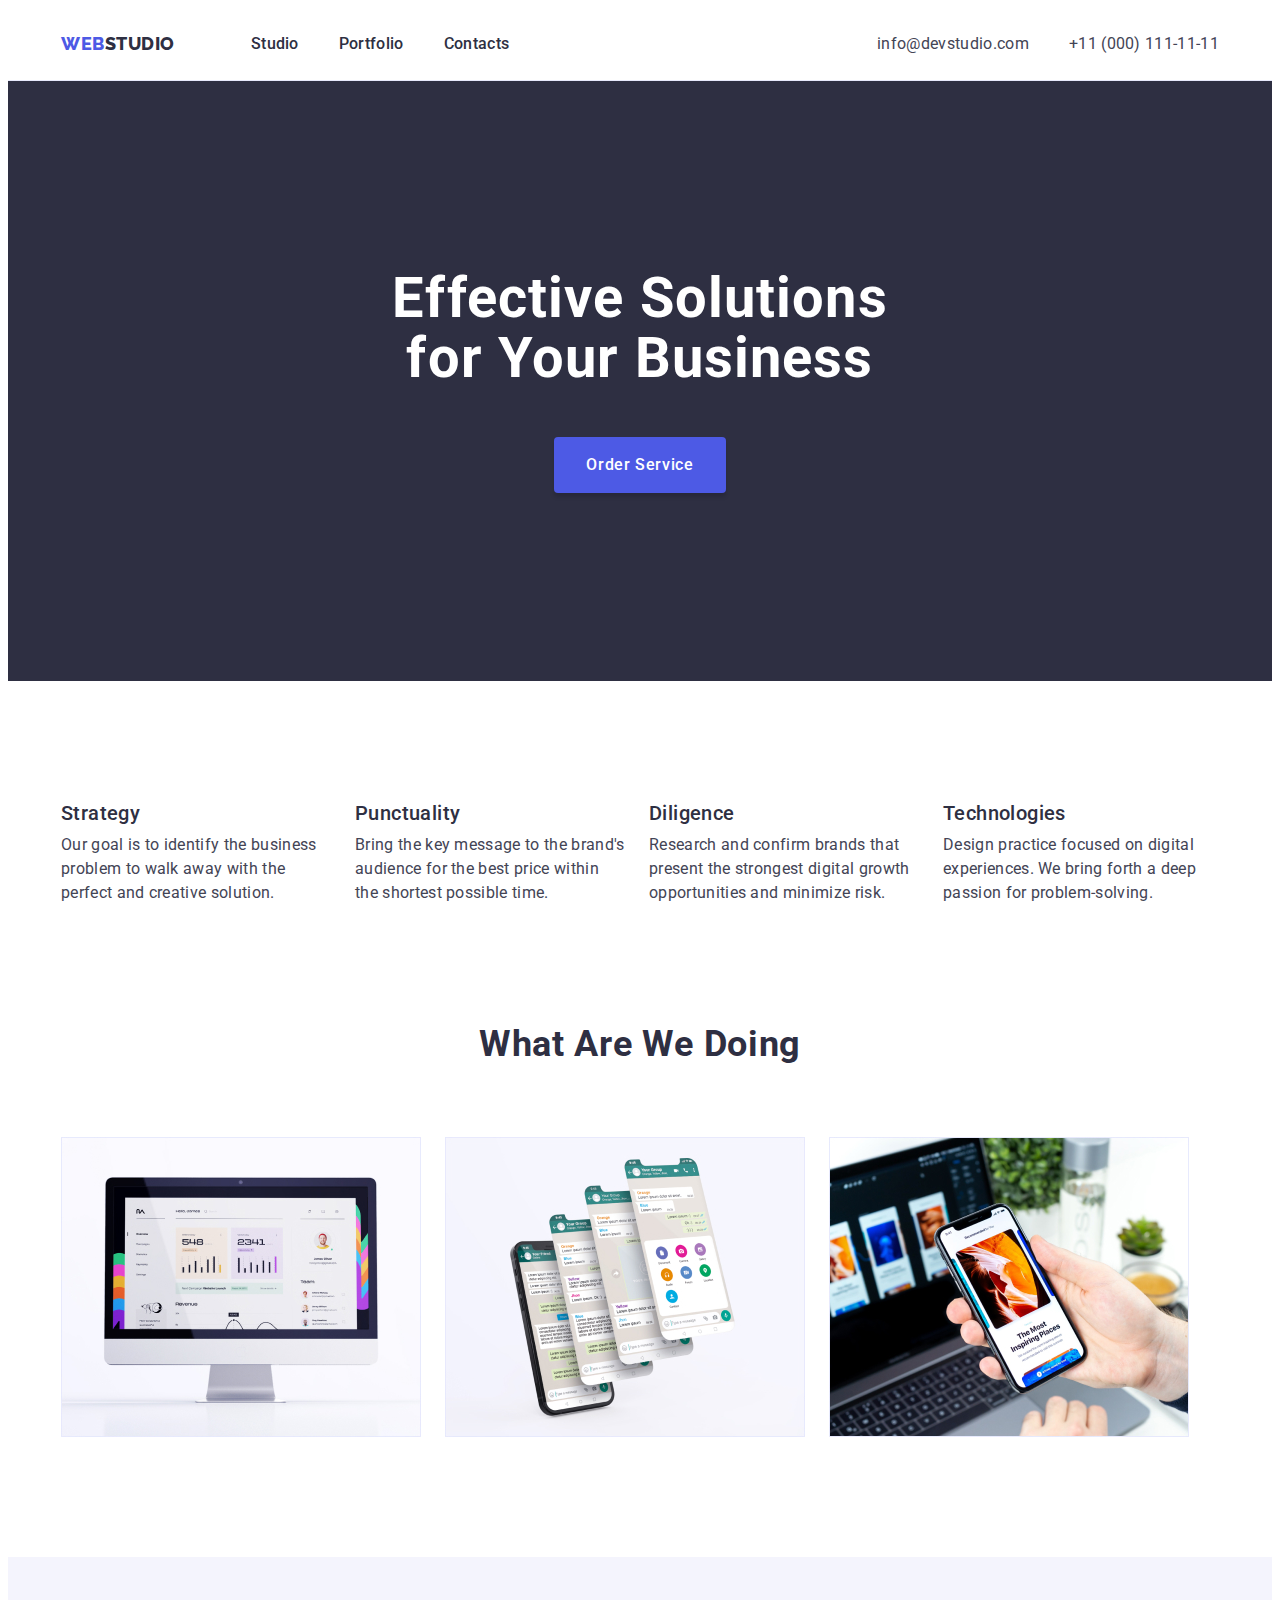
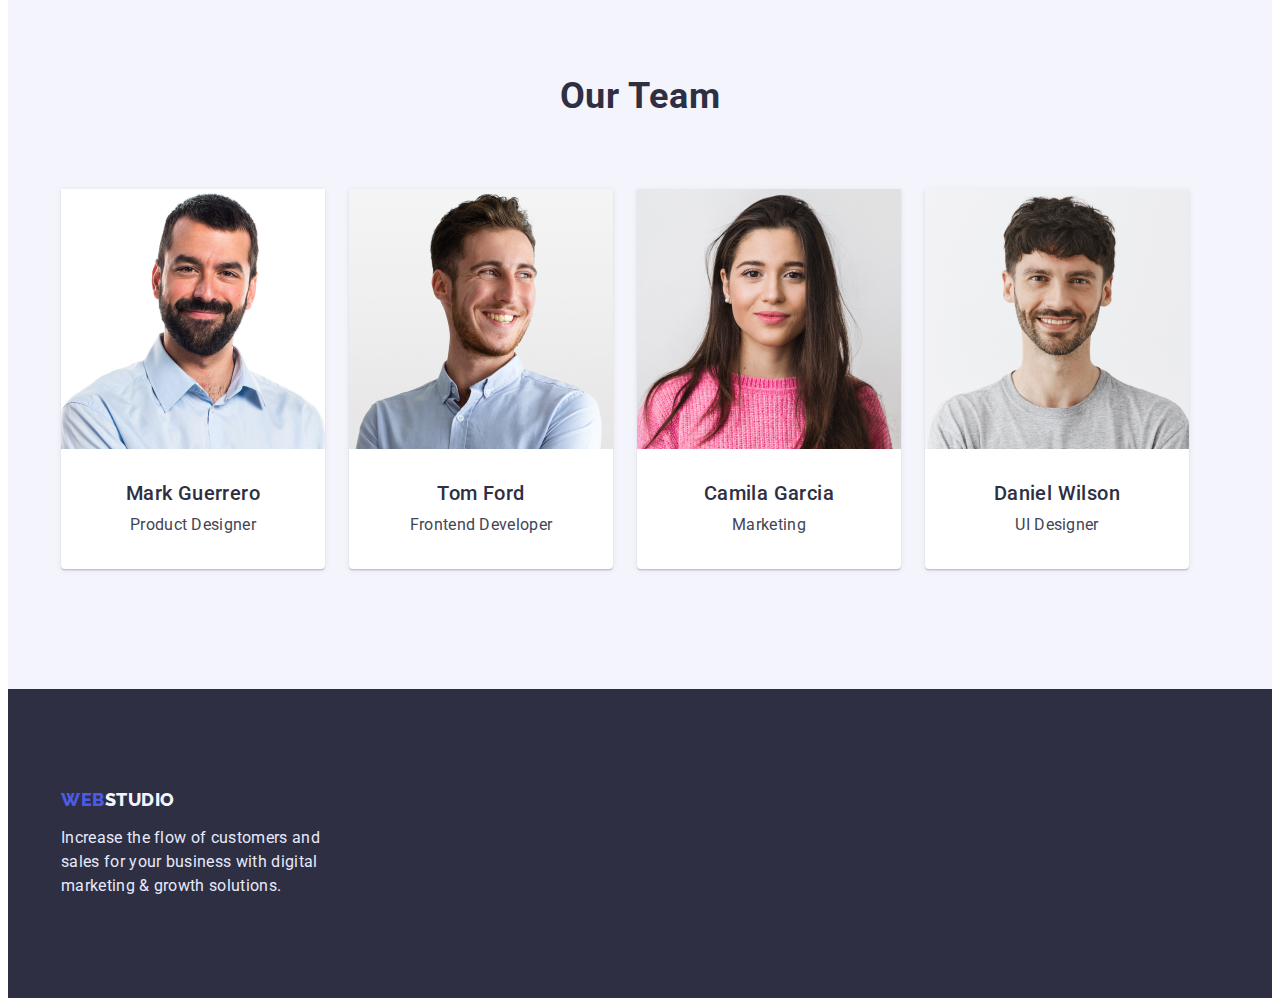
<file: index.html>
<!DOCTYPE html>
<html lang="en">
  <head>
    <title>Document</title>
    <link
      rel="stylesheet"
      href="https://cdnjs.cloudflare.com/ajax/libs/modern-normalize/1.1.0/modern-normalize.min.css"
      integrity="sha512-wpPYUAdjBVSE4KJnH1VR1HeZfpl1ub8YT/NKx4PuQ5NmX2tKuGu6U/JRp5y+Y8XG2tV+wKQpNHVUX03MfMFn9Q=="
      crossorigin="anonymous"
      referrerpolicy="no-referrer"
    />
    <link rel="preconnect" href="https://fonts.googleapis.com" />
    <link rel="preconnect" href="https://fonts.gstatic.com" crossorigin />
    <link
      href="https://fonts.googleapis.com/css2?family=Raleway:wght@800&family=Roboto:wght@400;500;700&display=swap"
      rel="stylesheet"
    />

    <link rel="stylesheet" href="./css/styles.css" />
  </head>

  <body>
    <header class="header">
      <div class="container">
        <div class="header-container">
          <nav class="header-nav">
            <a class="header-logo link" href="./index.html"
              >Web<span class="second-color-logo">Studio</span>
            </a>

            <ul class="header-list list">
              <li class="header-list-item">
                <a class="nav-link link" href="./index.html">Studio</a>
              </li>
              <li class="header-list-item">
                <a class="nav-link link" href="./portfolio.html">Portfolio</a>
              </li>
              <li class="header-list-item">
                <a class="nav-link link" href="">Contacts</a>
              </li>
            </ul>
          </nav>

          <address class="contacts">
            <ul class="contacts-list">
              <li class="header-list-item">
                <a class="contacts-link link" href="mailto:info@devstudio.com"
                  >info@devstudio.com</a
                >
              </li>
              <li class="header-list-item">
                <a class="contacts-link link" href="tel:+110001111111"
                  >+11 (000) 111-11-11</a
                >
              </li>
            </ul>
          </address>
        </div>
      </div>
    </header>
    <main>
      <section class="hero-section">
        <div class="container">
          <h1 class="hero">Effective Solutions for Your Business</h1>
          <button class="btn-main" type="button">Order Service</button>
        </div>
      </section>

      <section class="section-two">
        <div class="container">
          <h2 class="visually-hidden">Sekciya dva</h2>
          <ul class="list">
            <li class="features-list-item">
              <h3 class="features-title">Strategy</h3>
              <p class="features-text">
                Our goal is to identify the business problem to walk away with
                the perfect and creative solution.
              </p>
            </li>
            <li class="features-list-item">
              <h3 class="features-title">Punctuality</h3>
              <p class="features-text">
                Bring the key message to the brand's audience for the best price
                within the shortest possible time.
              </p>
            </li>
            <li class="features-list-item">
              <h3 class="features-title">Diligence</h3>
              <p class="features-text">
                Research and confirm brands that present the strongest digital
                growth opportunities and minimize risk.
              </p>
            </li>
            <li class="features-list-item">
              <h3 class="features-title">Technologies</h3>
              <p class="features-text">
                Design practice focused on digital experiences. We bring forth a
                deep passion for problem-solving.
              </p>
            </li>
          </ul>
        </div>
      </section>

      <section class="section-three">
        <div class="container">
          <h2 class="section-title">What are we doing</h2>
          <ul class="list">
            <li class="functions-list-item">
              <img src="./images/macbook.jpg" alt="image1" width="360" />
            </li>
            <li class="functions-list-item">
              <img src="./images/telefons.jpg" alt="image2" width="360" />
            </li>
            <li class="functions-list-item">
              <img src="./images/armtelfon.jpg" alt="image3" width="360" />
            </li>
          </ul>
        </div>
      </section>

      <section class="section-our-team">
        <div class="container">
          <h2 class="section-title">Our Team</h2>
          <ul class="list">
            <li class="team-list-item">
              <img src="./images/img.jpg" alt="Photo1" width="264" />
              <div class="card-text-container">
                <h3 class="card-name">Mark Guerrero</h3>
                <p class="card-text">Product Designer</p>
              </div>
            </li>

            <li class="team-list-item">
              <img src="./images/img1.jpg" alt="Photo2" width="264" />
              <div class="card-text-container">
                <h3 class="card-name">Tom Ford</h3>
                <p class="card-text">Frontend Developer</p>
              </div>
            </li>

            <li class="team-list-item">
              <img src="./images/img2.jpg" alt="Photo3" width="264" />
              <div class="card-text-container">
                <h3 class="card-name">Camila Garcia</h3>
                <p class="card-text">Marketing</p>
              </div>
            </li>
            <li class="team-list-item">
              <img src="./images/img3.jpg" alt="Photo4" width="264" />
              <div class="card-text-container">
                <h3 class="card-name">Daniel Wilson</h3>
                <p class="card-text">UI Designer</p>
              </div>
            </li>
          </ul>
        </div>
      </section>
    </main>

    <footer class="footer">
      <div class="container">
        <div class="footer-cotainer">
          <a class="footer-logo link" href="./index.html"
            >Web<span class="footer-logo footer-second-color-logo"
              >Studio</span
            ></a
          >
          <p class="footer-text">
            Increase the flow of customers and sales for your business with
            digital marketing & growth solutions.
          </p>
        </div>
      </div>
    </footer>
  </body>
</html>
</file>
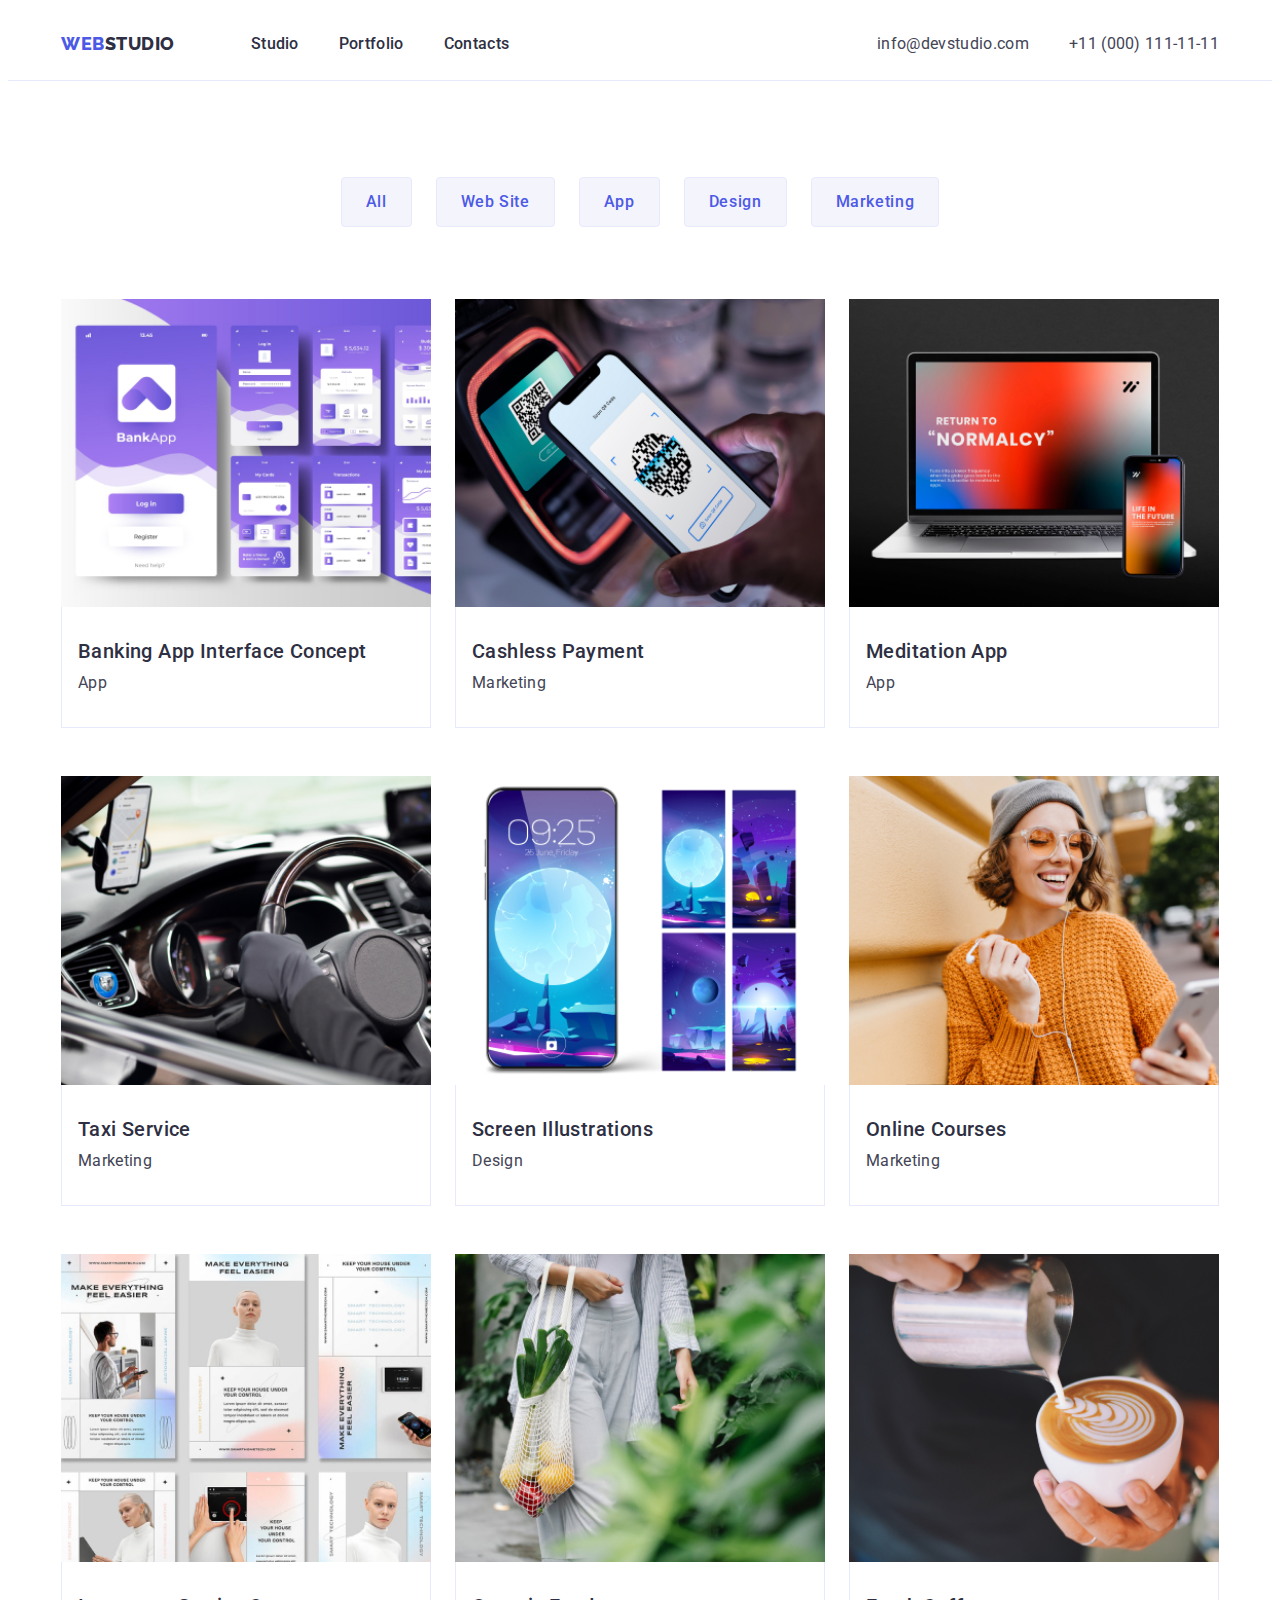
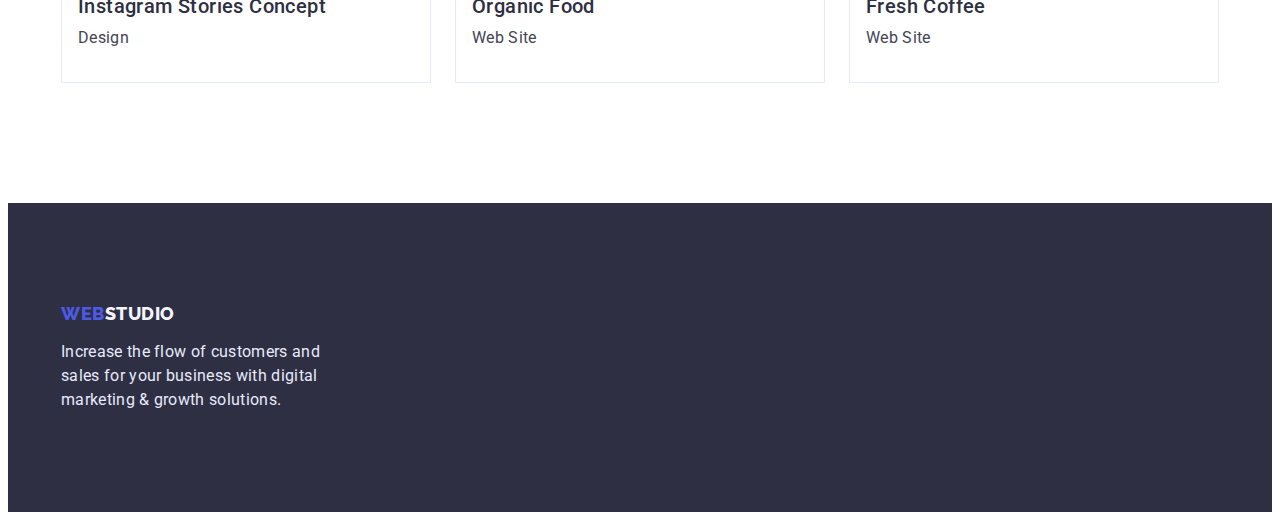
<file: portfolio.html>
<!DOCTYPE html>
<html lang="en">
  <head>
    <title>Document</title>
    <link
      rel="stylesheet"
      href="https://cdnjs.cloudflare.com/ajax/libs/modern-normalize/1.1.0/modern-normalize.min.css"
      integrity="sha512-wpPYUAdjBVSE4KJnH1VR1HeZfpl1ub8YT/NKx4PuQ5NmX2tKuGu6U/JRp5y+Y8XG2tV+wKQpNHVUX03MfMFn9Q=="
      crossorigin="anonymous"
      referrerpolicy="no-referrer"
    />
    <link rel="preconnect" href="https://fonts.googleapis.com" />
    <link rel="preconnect" href="https://fonts.gstatic.com" crossorigin />
    <link
      href="https://fonts.googleapis.com/css2?family=Raleway:wght@800&family=Roboto:wght@400;500;700&display=swap"
      rel="stylesheet"
    />

    <link rel="stylesheet" href="./css/styles.css" />
</head>

<body>
  <header class="header">
    <div class="container"> 
        <div class="header-container"> 
<nav class="header-nav">
    <a class="header-logo link" href="./index.html" >Web<span class="second-color-logo">Studio</span> </a>
        
      <ul class="header-list list">
          <li class="header-list-item"><a class="nav-link link" href="./index.html">Studio</a>         </li>
          <li class="header-list-item"><a class="nav-link link" href="./portfolio.html">Portfolio</a>  </li>
          <li class="header-list-item"><a class="nav-link link" href="">Contacts</a></li>
      </ul>
</nav>

<address class="contacts">
      <ul class="contacts-list">
        <li class="header-list-item"><a class="contacts-link link" href="mailto:info@devstudio.com">info@devstudio.com</a></li>
        <li class="header-list-item"><a class="contacts-link link" href="tel:+110001111111">+11 (000) 111-11-11</a></li>
      </ul>
</address>
</div>
</div>
</header>
<main>

<section class="section-portfolio">
  <div class="container">
   
        <h1 class="visually-hidden">My projects</h1>
        <ul class="button-portfolio-list">
          <li><button class="btn" type="button">All</button></li>
          <li><button class="btn" type="button">Web Site</button></li>
          <li><button class="btn" type="button">App</button></li>
          <li><button class="btn" type="button">Design</button></li>
          <li><button class="btn" type="button">Marketing</button></li>
        </ul>
      

        <ul class="card-set">
          <li class="card-list-item">
            <a href="" class="link"><img src="./images/banking.jpg" alt="banking-app" width="360"/>
              <div class="card-text-container-portfolio">
              <h2 class="card-title">Banking App Interface Concept</h2>              
              <p class="portfolio-text">App</p></div></a>
            
          </li>

          <li class="card-list-item">
            <a href="" class="link"><img src="./images/cashless.jpg" alt="scan-qr-cod" width="360"/>
              <div class="card-text-container-portfolio">
              <h2 class="card-title">Cashless Payment</h2>
              <p class="portfolio-text">Marketing</p></div></a>
          </li>

          <li class="card-list-item">
            <a href="" class="link"><img src="./images/meditation.jpg" alt="notebook-smartphone" width="360"/>
               <div class="card-text-container-portfolio">
              <h2 class="card-title">Meditation App</h2>
            <p class="portfolio-text">App</p></div></a>
          </li>

          <li class="card-list-item">
            <a href="" class="link"><img src="./images/taxiservice.jpg" alt="in-taxi" width="360"/>
            <div class="card-text-container-portfolio">
              <h2 class="card-title">Taxi Service</h2>
            <p class="portfolio-text">Marketing</p></div></a>
          </li>

          <li class="card-list-item">
            <a href="" class="link"><img src="./images/screen.jpg" alt="smartphone" width="360"/>
           <div class="card-text-container-portfolio">
              <h2 class="card-title">Screen Illustrations</h2>
            <p class="portfolio-text">Design</p></div></a>
          </li>

        
          <li class="card-list-item">
            <a href="" class="link"><img src="./images/onlinecourses.jpg" alt="smile-girl" width="360"/>
            <div class="card-text-container-portfolio">
              <h2 class="card-title">Online Courses</h2>
            <p class="portfolio-text">Marketing</p></div></a>
          </li>

          <li class="card-list-item">
            <a href="" class="link"><img src="./images/instagram.jpg" alt="insta-stories" width="360"/>
            <div class="card-text-container-portfolio">
              <h2 class="card-title">Instagram Stories Concept</h2>
            <p class="portfolio-text">Design</p></div></a>
          </li>

          <li class="card-list-item">
            <a href="" class="link"><img src="./images/organicfood.jpg" alt="organic-food" width="360"/>
              <div class="card-text-container-portfolio">
              <h2 class="card-title">Organic Food</h2>
            <p class="portfolio-text">Web Site</p></div></a>
          </li>

          <li class="card-list-item">
            <a href="" class="link"><img src="./images/coffee.jpg" alt="coffee" width="360"/>
              <div class="card-text-container-portfolio">
              <h2 class="card-title">Fresh Coffee</h2>
            <p class="portfolio-text">Web Site</p></div></a>
          </li>

        </ul>
      </div>
</section>

</main>


<footer class="footer">
  <div class="container">
      <div class="footer-cotainer">
  <a class="footer-logo link" href="./index.html">Web<span class="footer-logo footer-second-color-logo">Studio</span></a>
  <p class="footer-text">Increase the flow of customers and sales for your business with digital marketing & growth solutions.</p>
</div>
</div>
</footer>

</body>
</html>
</file>
<file: css/styles.css>
:root {
  --actient-color-: #4d5ae5;
  --title-color: #2e2f42;
  --main-color-text: #434455;
  --white-color: #ffffff;
  --hover-color: #404bbf;
  --footer-color-logo: #f4f4fd;
  --footer-color-text: #e7e9fc;
  --background-color-section: #f4f4fd;
  --card-set-gap: 24px;
}
body {
  font-family: "Roboto", sans-serif;
  color: var(--main-color-text);
}
/* * { border: 5px solid green;} */

.visually-hidden {
  position: absolute;
  white-space: nowrap;
  width: 1px;
  height: 1px;
  overflow: hidden;
  border: 0;
  padding: 0;
  clip: rect(0 0 0 0);
  clip-path: inset(50%);
  margin: -1px;
}
.link {
  text-decoration: none;
}
.list {
  list-style: none;
  display: flex;
  /* margin: 0; */
  padding: 0;
}
.container {
  width: 1158px;
  /* outline: 4px solid chartreuse; */
  margin-right: auto;
  margin-left: auto;
  padding-left: 15px;
  padding-right: 15px;
}

/* header */
.header-list {
  display: flex;
}
.header-nav {
  display: flex;
  align-items: center;
}
.header {
  border-bottom: 1px solid var(--footer-color-text);
}
.header-container {
  display: flex;
  justify-content: space-between;
  background-color: var(--white-color);
}
.contacts-list {
  display: flex;
  list-style: none;
  padding-left: 0px;
}
.header-list-item:not(:last-child) {
  margin-right: 40px;
}
.header-list-item {
gap: 40px;

}

/* logo */
.header-logo {
  font-family: "Raleway", sans-serif;
  font-weight: 800;
  font-size: 18px;
  line-height: 1.17;
  color: var(--actient-color-);
  letter-spacing: 0.03em;
  text-transform: uppercase;
  margin-right: 76px;
}
.second-color-logo {
  color: var(--title-color);
}

/* Navigation */
.nav-link {
  display: block;
  padding-top: 24px;
  padding-bottom: 24px;

  font-weight: 500;
  font-size: 16px;
  line-height: 1.5;
  letter-spacing: 0.02em;
  color: var(--title-color);
 
}
.nav-link:hover,
.nav-link:focus {
  color: var(--hover-color);
}
/* Contacts */
.contacts {
  font-style: normal;
  margin-left: auto;
}
.contacts-link {
  display: block;
  padding-top: 24px;
  padding-bottom: 24px;

  font-weight: 400;
  font-size: 16px;
  line-height: 1.5;
  letter-spacing: 0.02em;
  color: var(--main-color-text);
}
.contacts-link:hover,
.contacts-link:focus {
  color: var(--hover-color);
}
/* main */
/* hero */
.hero {
  color: var(--white-color);
  font-weight: 700;
  font-size: 56px;
  line-height: 1.07;
  text-align: center;
  letter-spacing: 0.02em;

  margin-bottom: 48px;
  margin-right: auto;
  margin-left: auto;
  width: 496px;
}

.hero-section {
  background-color: var(--title-color);
  text-align: center;
  padding-top: 188px;
  padding-bottom: 188px;
}
.section-two {
  padding-top: 120px;
  padding-bottom: 120px;
}
p,
h1,
h2,
h3,
ul {
  margin: 0;
}
ul, {
  padding-left: 0;
}
img {
  display: block;
  width: 100%;
  height: auto;
}

.btn-main {
  font-family: "Roboto", sans-serif;
  /* font-style: normal; */
  font-weight: 500;
  font-size: 16px;
  line-height: 1.5;
  letter-spacing: 0.04em;
  color: var(--white-color);
  background-color: var(--actient-color-);
  box-shadow: 0px 4px 4px rgba(0, 0, 0, 0.15);
  border-radius: 4px;
  cursor: pointer;
  width: auto;
  padding: 16px 32px;
  display: block;
  margin: 0px auto;
  border: none;

}
.btn-main:hover {
  background-color: var(--hover-color);
}
/* features */
.features-list-item {
  width: calc((100%-72px) / 4);
}
.features-list-item:not(:last-child) {
  margin-right: 24px;
}
.features-title {
  color: var(--title-color);
  font-weight: 500;
  font-size: 20px;
  line-height: 1.2;
  letter-spacing: 0.02em;
  margin-bottom: 8px;
}
.features-text {
  font-weight: 400;
  font-size: 16px;
  line-height: 1.5;
  letter-spacing: 0.02em;
  max-width: 270px;
  /* margin-bottom: 8px; */
}
/* what are we doing */
.section-three {
  padding-bottom: 120px;
}

.section-title {
  margin-bottom: 72px;

  color: var(--title-color);
  font-size: 36px;
  line-height: 1.11;
  text-align: center;
  letter-spacing: 0.02em;
  text-transform: capitalize;
}
.functions-list-item:not(:last-child) {
  margin-right: 24px;
}

/* Our Team */
.section-our-team {
  background-color: var(--background-color-section);
  padding-top: 120px;
  padding-bottom: 120px;
}
.team-list-item:not(:last-child) {
  margin-right: 24px;
}
.team-list-item {
  background-color: var(--white-color);
  box-shadow: 0px 1px 6px rgba(46, 47, 66, 0.08),
    0px 1px 1px rgba(46, 47, 66, 0.16), 0px 2px 1px rgba(46, 47, 66, 0.08);
  border-radius: 0px 0px 4px 4px;
}
.card-name {
  flex: none;
  order: 0;
  flex-grow: 0;
  margin-bottom: 8px;

  text-align: center;
  font-weight: 500;
  font-size: 20px;
  line-height: 1.2;
  letter-spacing: 0.02em;
  color: var(--title-color);
}
.card-text {
  font-weight: 400;
  font-size: 16px;
  line-height: 1.5;
  letter-spacing: 0.02em;
  flex: none;
  order: 1;
  flex-grow: 0;
  text-align: center;
}
.card-text-container {
  /* display: flex; */
  /* flex-direction: column;
  justify-content: center;
  align-items: center; */
  padding-top: 32px;
  padding-bottom: 32px;
}
/* footer */
.footer-logo.link {
  font-family: "Raleway", sans-serif;
  font-weight: 800;
  font-size: 18px;
  line-height: 1.17;
  letter-spacing: 0.03em;
  text-transform: uppercase;
  color: var(--actient-color-);
}
.footer-logo.footer-second-color-logo {
  color: var(--footer-color-logo);
}
.footer-text {
  margin-top: 16px;

  font-size: 16px;
  line-height: 1.5;
  letter-spacing: 0.02em;
  color: var(--footer-color-text);
}
.footer-cotainer {
  max-width: 264px;
}
.footer {
  padding-top: 100px;
  padding-bottom: 100px;

  background-color: var(--title-color);
}

/* portfolio */

/* filter */
.btn {
  background: var(--footer-color-logo);
  border: 1px solid var(--footer-color-text);
  border-radius: 4px;
  font-weight: 500;
  font-size: 16px;
  line-height: 1.5;
  letter-spacing: 0.04em;
  color: var(--actient-color-);
  font-family: "Roboto", sans-serif;
  cursor: pointer;
}
.btn:hover {
  background: var(--hover-color);
  box-shadow: 0px 3px 1px rgba(0, 0, 0, 0.1), 0px 2px 1px rgba(0, 0, 0, 0.08),
    0px 2px 2px rgba(0, 0, 0, 0.12);
  border-color: var(--hover-color);
  color: var(--white-color);
}
/* My Projects */
.card-set {
  /* outline: 1px solid tomato; */
  padding: 0;
  margin: 0;
  /* list-style: 0; */
  display: flex;
  flex-wrap: wrap;
  margin-left: calc(-1 * var(--card-set-gap));
  margin-top: -48px;
  list-style: none;
}
.card-set > .card-list-item {
  /* outline: 1px solid turquoise; */
  flex-basis: calc(100% / 3 - 24px);
  margin-left: var(--card-set-gap);
  margin-top: 48px;
}

.card-title {
  font-weight: 500;
  font-size: 20px;
  line-height: 1.2;
  letter-spacing: 0.02em;
  color: var(--title-color);
}
.portfolio-text {
  font-weight: 400;
  font-size: 16px;
  line-height: 1.5;
  letter-spacing: 0.02em;
  color: var(--main-color-text);
  flex: none;
  order: 1;
  flex-grow: 0;
}
.card-title {
  flex: none;
  order: 0;
  flex-grow: 0;
  margin-bottom: 8px;
  font-weight: 500;
  font-size: 20px;
  line-height: 1.2;
  letter-spacing: 0.02em;
  color: var(--title-color);
}
.card-text-container-portfolio {
  /* display: flex;
  flex-direction: column;
  justify-content: center;
  align-items: flex-start; */
  padding: 32px 0 32px 16px;
  border-bottom: 1px solid var(--footer-color-text);
  border-right: 1px solid var(--footer-color-text);
  border-left: 1px solid var(--footer-color-text);
}
.section-portfolio {
  padding-top: 96px;
  padding-bottom: 120px;
}

.button-portfolio-list {
  display: flex;
  gap: 24px;
  margin-bottom: 72px;
  padding-left: 0px;
  justify-content: center;
  list-style: none;
}
.btn {
  padding: 12px 24px;

  background: var(--footer-color-logo);
  border: 1px solid var(--footer-color-text);
  border-radius: 4px;
  font-weight: 500;
  font-size: 16px;
  line-height: 1.5;
  letter-spacing: 0.04em;
  color: var(--actient-color-);
  font-family: "Roboto", sans-serif;
  cursor: pointer;
}
.btn:hover {
  background: var(--hover-color);
  box-shadow: 0px 3px 1px rgba(0, 0, 0, 0.1), 0px 2px 1px rgba(0, 0, 0, 0.08),
    0px 2px 2px rgba(0, 0, 0, 0.12);
  border-color: var(--hover-color);
  color: var(--white-color);
}
</file>
